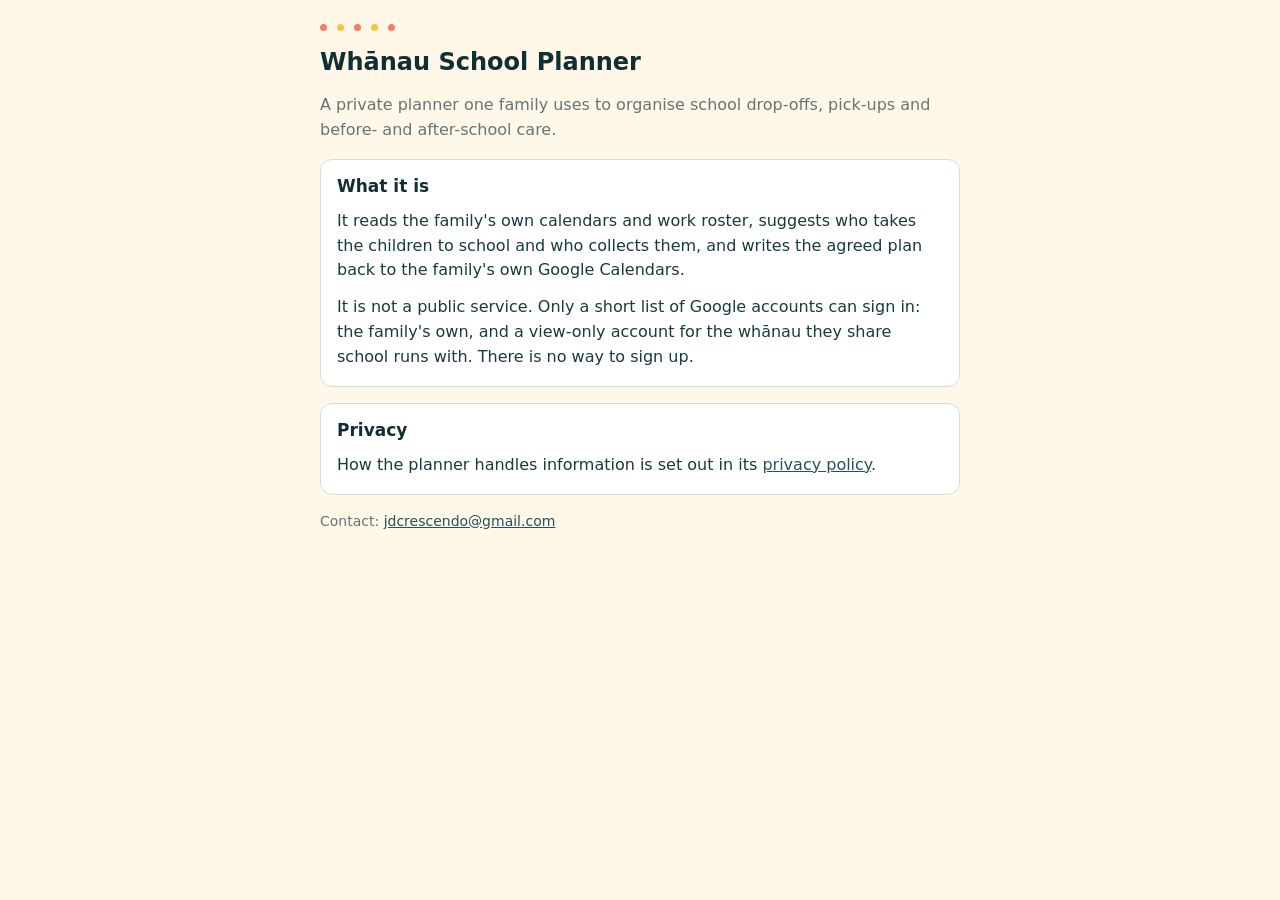
<file: index.html>
<!doctype html>
<html lang="en-NZ">
<head>
<meta charset="utf-8">
<meta name="viewport" content="width=device-width, initial-scale=1">
<title>Whānau School Planner</title>
<meta name="description" content="A private planner used by one family to organise school drop-offs and pick-ups.">
<link rel="stylesheet" href="style.css">
</head>
<body>
<main class="page">
  <div class="dots" aria-hidden="true"><span></span><span></span><span></span><span></span><span></span></div>
  <h1>Whānau School Planner</h1>
  <p class="lede">A private planner one family uses to organise school drop-offs, pick-ups and before- and after-school care.</p>

  <section class="card">
    <h2>What it is</h2>
    <p>It reads the family's own calendars and work roster, suggests who takes the children to school and who collects them, and writes the agreed plan back to the family's own Google Calendars.</p>
    <p>It is not a public service. Only a short list of Google accounts can sign in: the family's own, and a view-only account for the whānau they share school runs with. There is no way to sign up.</p>
  </section>

  <section class="card">
    <h2>Privacy</h2>
    <p>How the planner handles information is set out in its <a href="privacy.html">privacy policy</a>.</p>
  </section>

  <p class="foot">Contact: <a href="mailto:jdcrescendo@gmail.com">jdcrescendo@gmail.com</a></p>
</main>
</body>
</html>
</file>
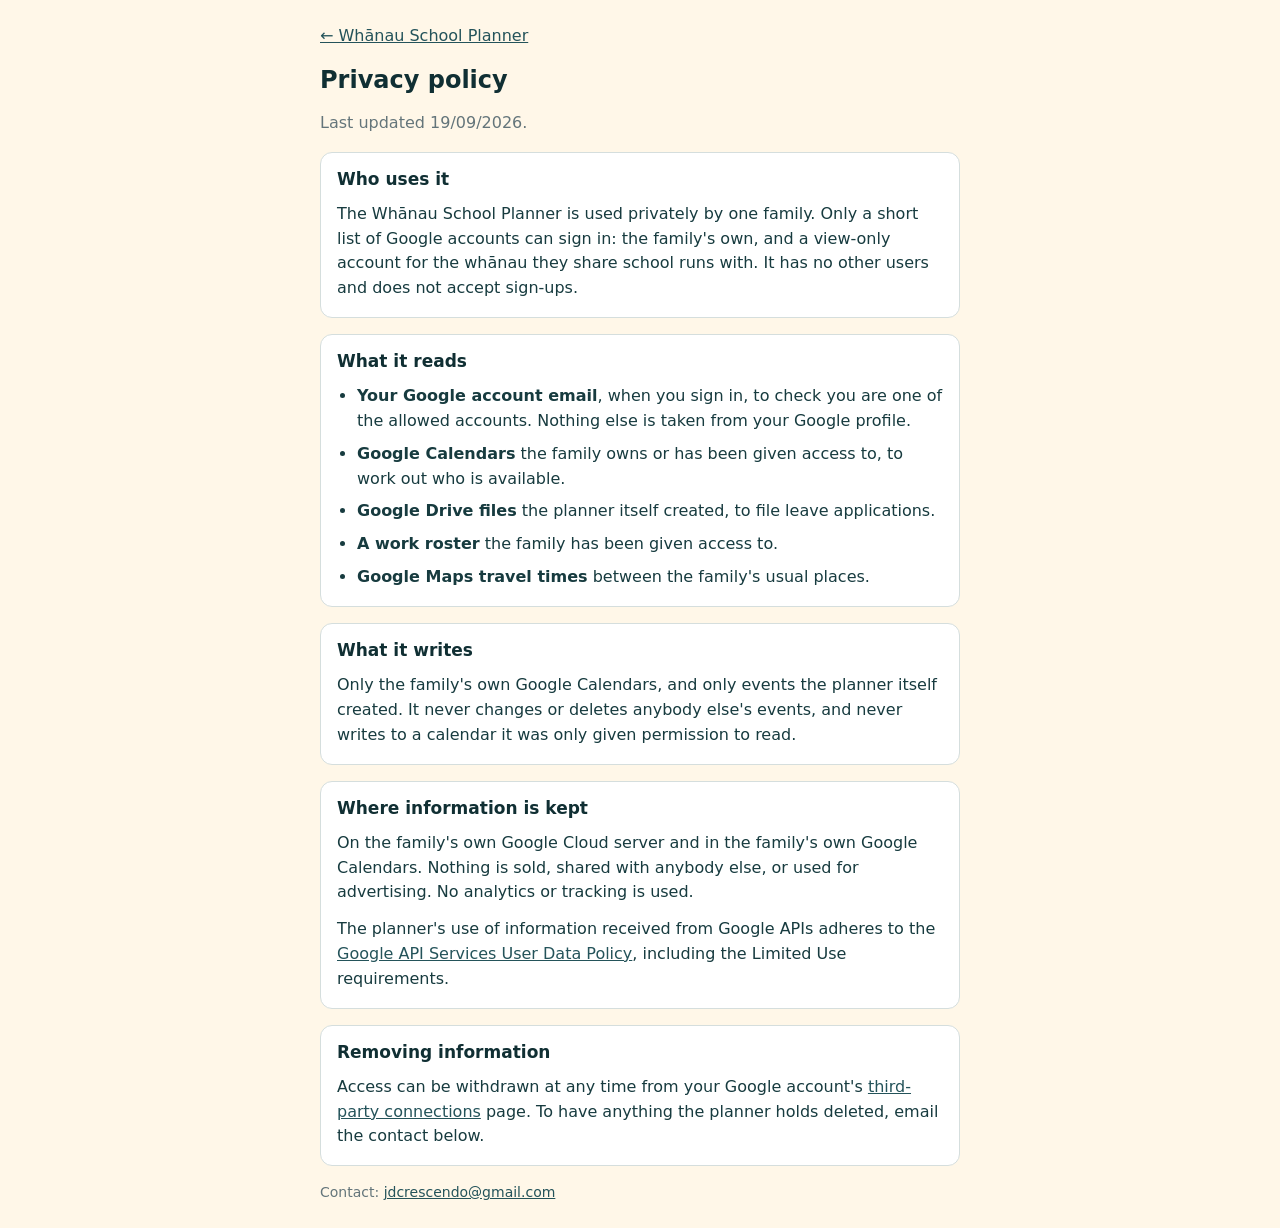
<file: privacy.html>
<!doctype html>
<html lang="en-NZ">
<head>
<meta charset="utf-8">
<meta name="viewport" content="width=device-width, initial-scale=1">
<title>Privacy policy</title>
<meta name="description" content="How the Whānau School Planner handles information.">
<link rel="stylesheet" href="style.css">
</head>
<body>
<main class="page">
  <p><a href="./">← Whānau School Planner</a></p>
  <h1>Privacy policy</h1>
  <p class="lede">Last updated <time datetime="2026-09-19">19/09/2026</time>.</p>

  <section class="card">
    <h2>Who uses it</h2>
    <p>The Whānau School Planner is used privately by one family. Only a short list of Google accounts can sign in: the family's own, and a view-only account for the whānau they share school runs with. It has no other users and does not accept sign-ups.</p>
  </section>

  <section class="card">
    <h2>What it reads</h2>
    <ul>
      <li><b>Your Google account email</b>, when you sign in, to check you are one of the allowed accounts. Nothing else is taken from your Google profile.</li>
      <li><b>Google Calendars</b> the family owns or has been given access to, to work out who is available.</li>
      <li><b>Google Drive files</b> the planner itself created, to file leave applications.</li>
      <li><b>A work roster</b> the family has been given access to.</li>
      <li><b>Google Maps travel times</b> between the family's usual places.</li>
    </ul>
  </section>

  <section class="card">
    <h2>What it writes</h2>
    <p>Only the family's own Google Calendars, and only events the planner itself created. It never changes or deletes anybody else's events, and never writes to a calendar it was only given permission to read.</p>
  </section>

  <section class="card">
    <h2>Where information is kept</h2>
    <p>On the family's own Google Cloud server and in the family's own Google Calendars. Nothing is sold, shared with anybody else, or used for advertising. No analytics or tracking is used.</p>
    <p>The planner's use of information received from Google APIs adheres to the <a href="https://developers.google.com/terms/api-services-user-data-policy">Google API Services User Data Policy</a>, including the Limited Use requirements.</p>
  </section>

  <section class="card">
    <h2>Removing information</h2>
    <p>Access can be withdrawn at any time from your Google account's <a href="https://myaccount.google.com/connections">third-party connections</a> page. To have anything the planner holds deleted, email the contact below.</p>
  </section>

  <p class="foot">Contact: <a href="mailto:jdcrescendo@gmail.com">jdcrescendo@gmail.com</a></p>
</main>
</body>
</html>
</file>
<file: style.css>
/* Whānau School Planner style guide: light only, semantic tokens, cream canvas. */
:root {
  --colour-canvas:#fff7e8; --colour-surface:#ffffff;
  --colour-ink:#173b3f; --colour-ink-strong:#102f33; --colour-ink-soft:#24535a;
  --colour-text-muted:#64757a; --colour-line:#d5dedd;
  --colour-coral:#f47c6c; --colour-gold:#f4c542;
  --space-2:.5rem; --space-3:.75rem; --space-4:1rem; --space-6:1.5rem;
  --radius-card:.75rem; --radius-pill:999px;
  --font:"DejaVu Sans","Noto Sans",Arial,sans-serif;
}
* { box-sizing:border-box; }
body { margin:0; background:var(--colour-canvas); color:var(--colour-ink);
  font-family:var(--font); font-size:16px; line-height:1.55; }
.page { max-width:42rem; margin:0 auto; padding:var(--space-6) var(--space-4);
  display:flex; flex-direction:column; gap:var(--space-4); }
h1, h2 { color:var(--colour-ink-strong); margin:0; line-height:1.25; }
h1 { font-size:1.5rem; }
h2 { font-size:1.0625rem; }
p, ul { margin:0; }
ul { padding-left:1.25rem; display:flex; flex-direction:column; gap:var(--space-2); }
a { color:var(--colour-ink-soft); }
a:focus-visible { outline:3px solid rgb(36 83 90 / 35%); outline-offset:2px; }
.lede { color:var(--colour-text-muted); }
time { font-variant-numeric:tabular-nums; }
.card { background:var(--colour-surface); border:1px solid var(--colour-line);
  border-radius:var(--radius-card); padding:var(--space-4);
  display:flex; flex-direction:column; gap:var(--space-3); }
.dots { display:flex; gap:10px; }
.dots span { width:7px; height:7px; border-radius:var(--radius-pill); }
.dots span:nth-child(odd) { background:var(--colour-coral); }
.dots span:nth-child(even) { background:var(--colour-gold); }
.foot { font-size:.875rem; color:var(--colour-text-muted); }
</file>
